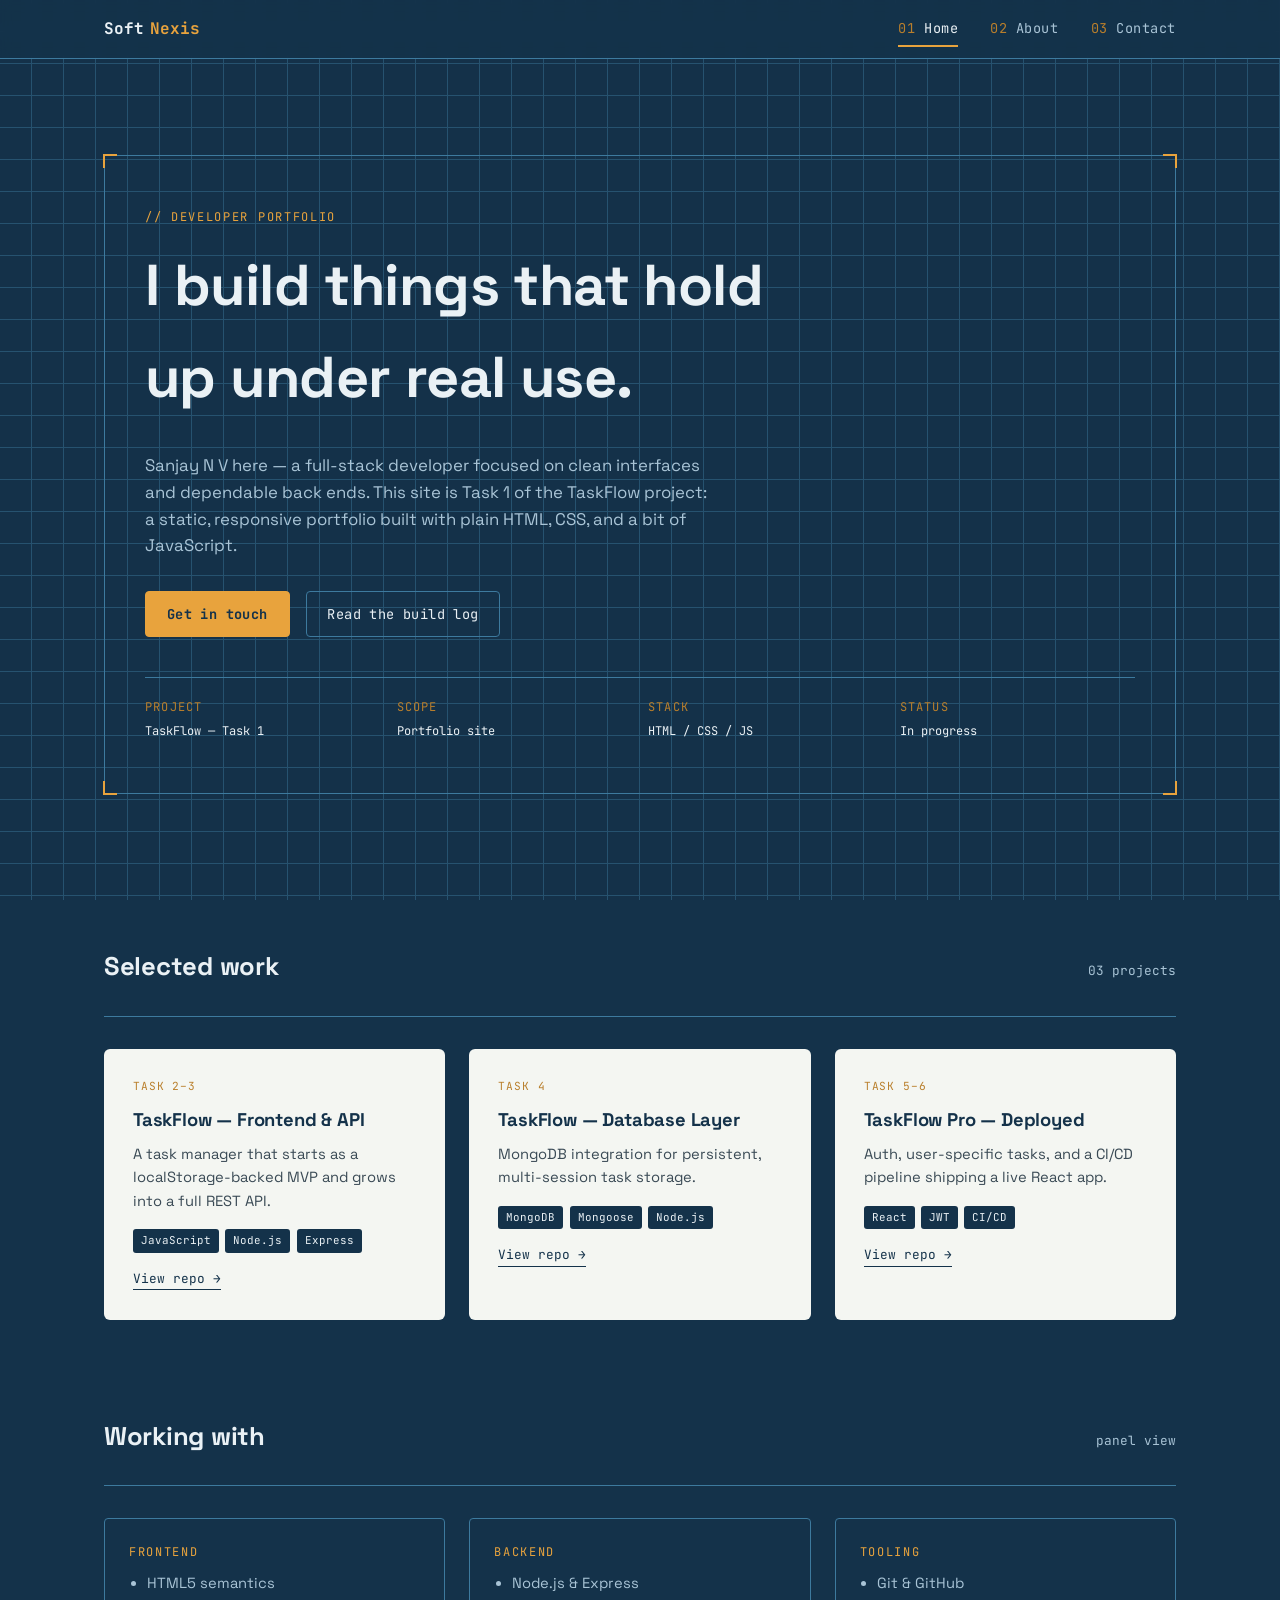
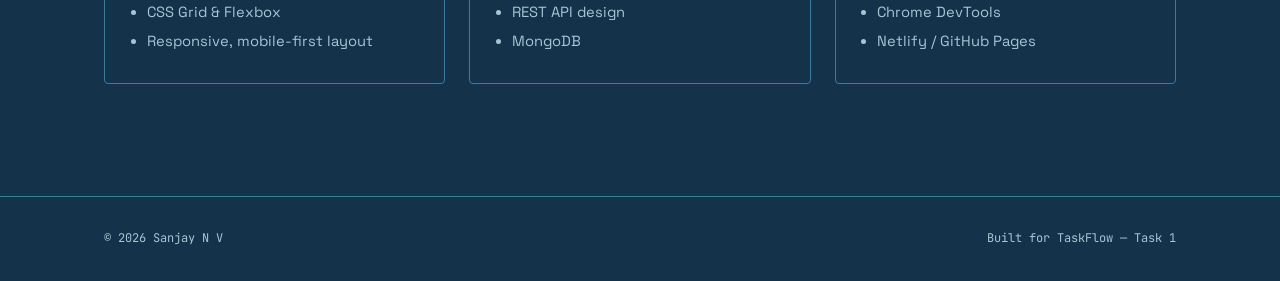
<file: index.html>
<!DOCTYPE html>
<html lang="en">
<head>
<meta charset="UTF-8">
<meta name="viewport" content="width=device-width, initial-scale=1.0">
<title>Sanjay N V — Developer Portfolio</title>
<meta name="description" content="Full-stack developer portfolio — home page.">
<link rel="preconnect" href="https://fonts.googleapis.com">
<link href="https://fonts.googleapis.com/css2?family=JetBrains+Mono:wght@400;700&family=Space+Grotesk:wght@400;500;700&display=swap" rel="stylesheet">
<link rel="stylesheet" href="styles/main.css">
</head>
<body>

<header class="site-header">
  <nav class="nav">
    <a href="index.html" class="logo">Soft<span class="logo-tag">Nexis</span></a>
    <ul class="nav-links" id="nav-links">
      <li><a href="index.html" data-index="01" aria-current="page">Home</a></li>
      <li><a href="about.html" data-index="02">About</a></li>
      <li><a href="contact.html" data-index="03">Contact</a></li>
    </ul>
    <button class="hamburger" id="hamburger" aria-label="Toggle navigation" aria-expanded="false" aria-controls="nav-links">
      <span></span><span></span><span></span>
    </button>
  </nav>
</header>

<main>
  <div class="title-block">
    <div class="frame">
      <span class="corner-mark tl"></span>
      <span class="corner-mark tr"></span>
      <span class="corner-mark bl"></span>
      <span class="corner-mark br"></span>

      <p class="eyebrow">// Developer Portfolio</p>
      <h1>I build things that hold up under real use.</h1>
      <p class="lede">Sanjay N V here — a full-stack developer focused on clean interfaces and dependable back ends. This site is Task 1 of the TaskFlow project: a static, responsive portfolio built with plain HTML, CSS, and a bit of JavaScript.</p>

      <div class="actions">
        <a href="contact.html" class="btn btn-primary">Get in touch</a>
        <a href="about.html" class="btn btn-ghost">Read the build log</a>
      </div>

      <dl class="stamp">
        <div>
          <dt>Project</dt>
          <dd>TaskFlow — Task 1</dd>
        </div>
        <div>
          <dt>Scope</dt>
          <dd>Portfolio site</dd>
        </div>
        <div>
          <dt>Stack</dt>
          <dd>HTML / CSS / JS</dd>
        </div>
        <div>
          <dt>Status</dt>
          <dd>In progress</dd>
        </div>
      </dl>
    </div>
  </div>

  <div class="container">
    <section id="projects">
      <div class="section-head">
        <h2>Selected work</h2>
        <span class="count">03 projects</span>
      </div>
      <div class="projects">
        <article class="project-card">
          <span class="tag">Task 2–3</span>
          <h3>TaskFlow — Frontend &amp; API</h3>
          <p>A task manager that starts as a localStorage-backed MVP and grows into a full REST API.</p>
          <div class="stack">
            <span>JavaScript</span><span>Node.js</span><span>Express</span>
          </div>
          <a href="#" class="card-link">View repo →</a>
        </article>

        <article class="project-card">
          <span class="tag">Task 4</span>
          <h3>TaskFlow — Database Layer</h3>
          <p>MongoDB integration for persistent, multi-session task storage.</p>
          <div class="stack">
            <span>MongoDB</span><span>Mongoose</span><span>Node.js</span>
          </div>
          <a href="#" class="card-link">View repo →</a>
        </article>

        <article class="project-card">
          <span class="tag">Task 5–6</span>
          <h3>TaskFlow Pro — Deployed</h3>
          <p>Auth, user-specific tasks, and a CI/CD pipeline shipping a live React app.</p>
          <div class="stack">
            <span>React</span><span>JWT</span><span>CI/CD</span>
          </div>
          <a href="#" class="card-link">View repo →</a>
        </article>
      </div>
    </section>

    <section id="skills">
      <div class="section-head">
        <h2>Working with</h2>
        <span class="count">panel view</span>
      </div>
      <div class="panel-grid">
        <div class="panel">
          <span class="eyebrow">Frontend</span>
          <ul>
            <li>HTML5 semantics</li>
            <li>CSS Grid &amp; Flexbox</li>
            <li>Responsive, mobile-first layout</li>
          </ul>
        </div>
        <div class="panel">
          <span class="eyebrow">Backend</span>
          <ul>
            <li>Node.js &amp; Express</li>
            <li>REST API design</li>
            <li>MongoDB</li>
          </ul>
        </div>
        <div class="panel">
          <span class="eyebrow">Tooling</span>
          <ul>
            <li>Git &amp; GitHub</li>
            <li>Chrome DevTools</li>
            <li>Netlify / GitHub Pages</li>
          </ul>
        </div>
      </div>
    </section>
  </div>
</main>

<footer class="site-footer">
  <div class="container">
    <span>© 2026 Sanjay N V</span>
    <span>Built for TaskFlow — Task 1</span>
  </div>
</footer>

<script src="scripts/nav.js"></script>
</body>
</html>
</file>
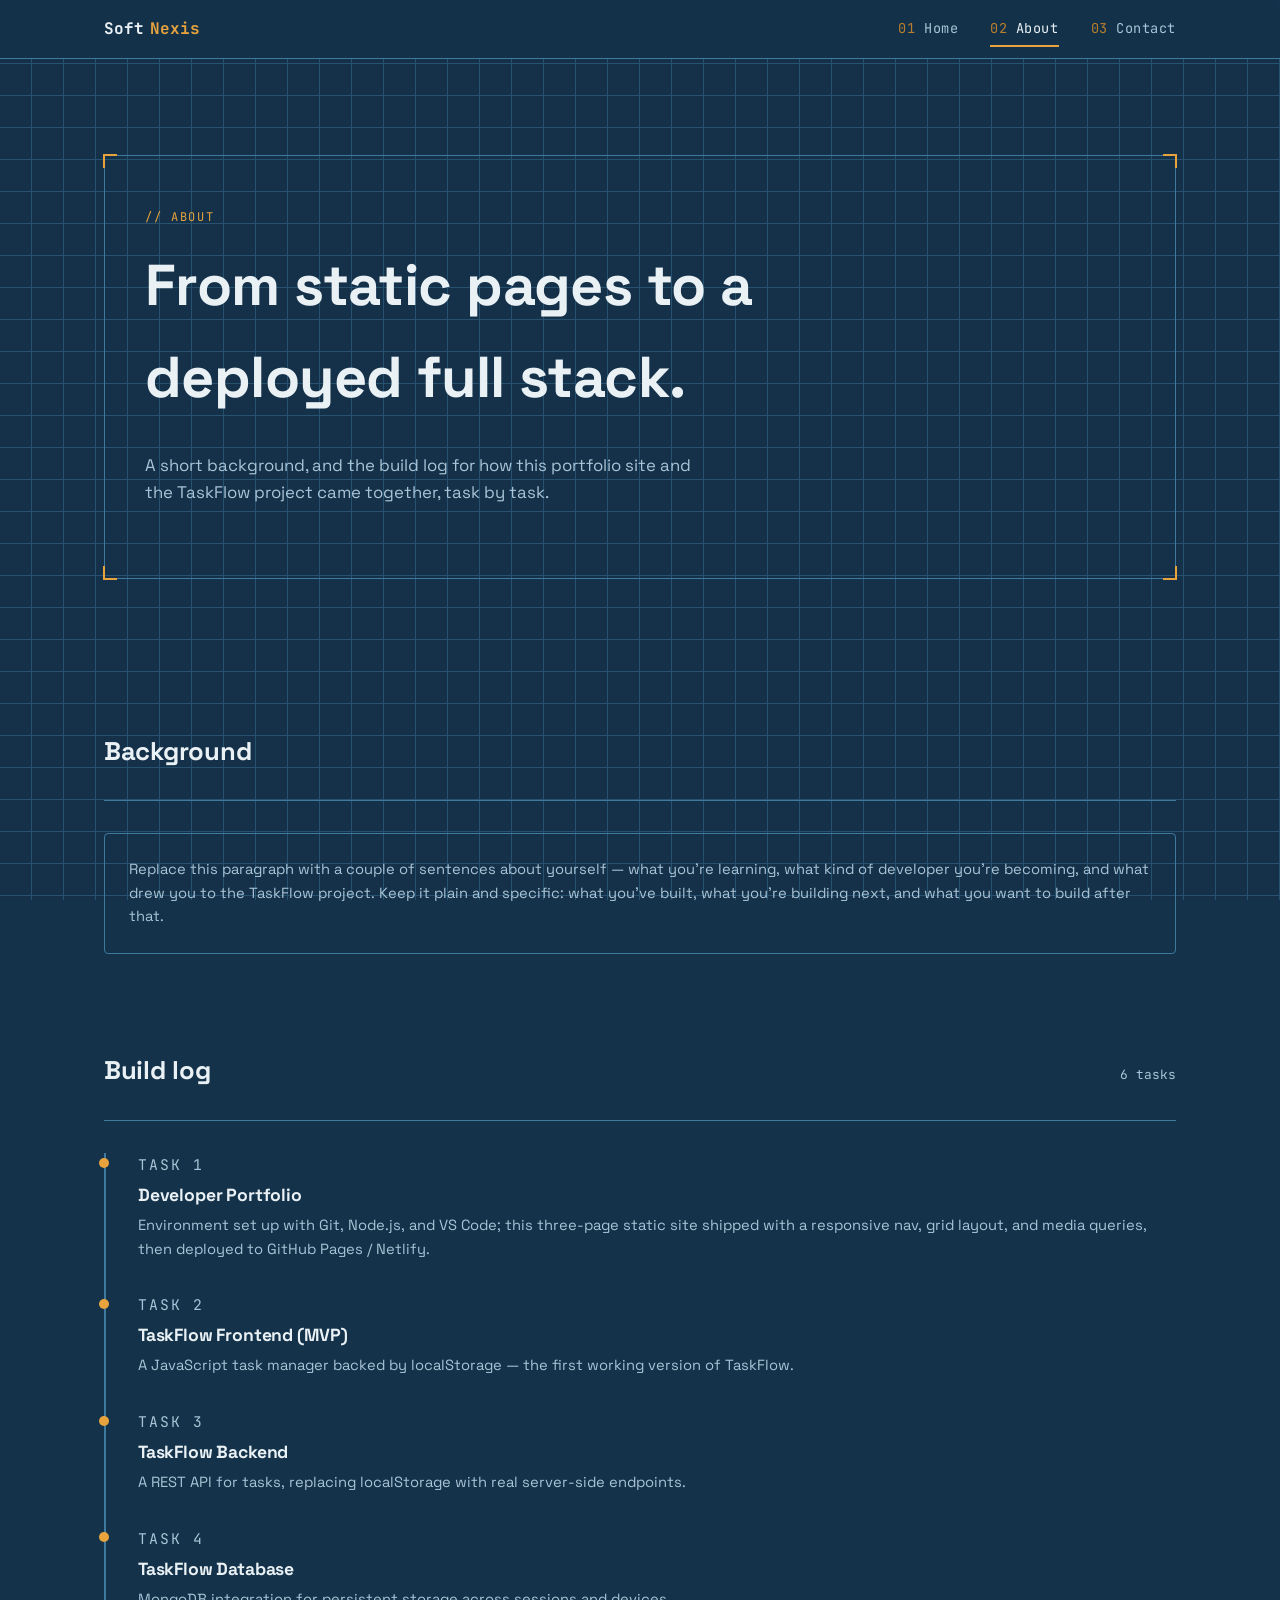
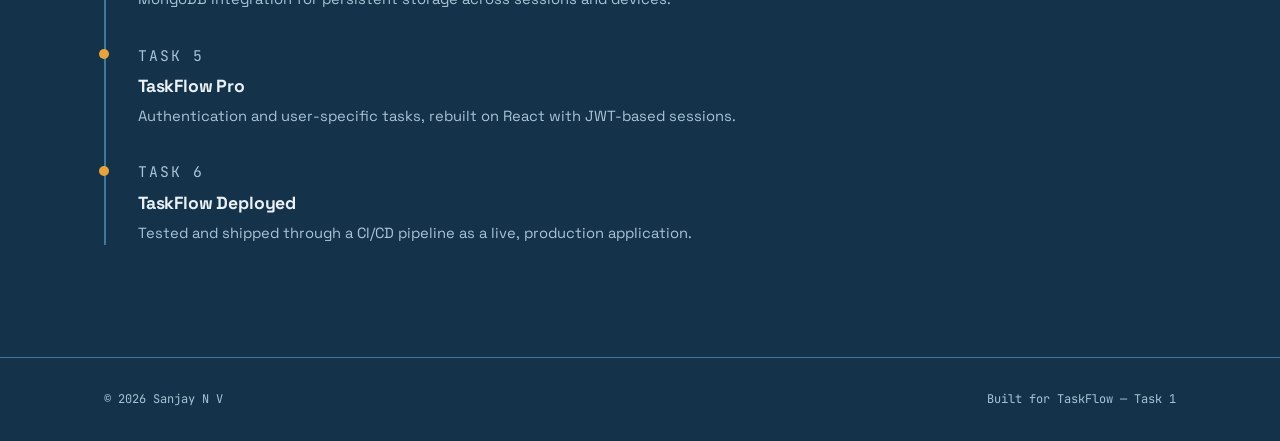
<file: about.html>
<!DOCTYPE html>
<html lang="en">
<head>
<meta charset="UTF-8">
<meta name="viewport" content="width=device-width, initial-scale=1.0">
<title>About — Sanjay N V</title>
<meta name="description" content="About page — background and build log.">
<link rel="preconnect" href="https://fonts.googleapis.com">
<link href="https://fonts.googleapis.com/css2?family=JetBrains+Mono:wght@400;700&family=Space+Grotesk:wght@400;500;700&display=swap" rel="stylesheet">
<link rel="stylesheet" href="styles/main.css">
</head>
<body>

<header class="site-header">
  <nav class="nav">
    <a href="index.html" class="logo">Soft<span class="logo-tag">Nexis</span></a>
    <ul class="nav-links" id="nav-links">
      <li><a href="index.html" data-index="01">Home</a></li>
      <li><a href="about.html" data-index="02" aria-current="page">About</a></li>
      <li><a href="contact.html" data-index="03">Contact</a></li>
    </ul>
    <button class="hamburger" id="hamburger" aria-label="Toggle navigation" aria-expanded="false" aria-controls="nav-links">
      <span></span><span></span><span></span>
    </button>
  </nav>
</header>

<main>
  <div class="title-block">
    <div class="frame">
      <span class="corner-mark tl"></span>
      <span class="corner-mark tr"></span>
      <span class="corner-mark bl"></span>
      <span class="corner-mark br"></span>

      <p class="eyebrow">// About</p>
      <h1>From static pages to a deployed full stack.</h1>
      <p class="lede">A short background, and the build log for how this portfolio site and the TaskFlow project came together, task by task.</p>
    </div>
  </div>

  <div class="container">
    <section id="bio">
      <div class="section-head">
        <h2>Background</h2>
      </div>
      <div class="panel-grid">
        <div class="panel" style="grid-column: 1 / -1;">
          <p>
            Replace this paragraph with a couple of sentences about yourself — what you're learning,
            what kind of developer you're becoming, and what drew you to the TaskFlow project. Keep it
            plain and specific: what you've built, what you're building next, and what you want to
            build after that.
          </p>
        </div>
      </div>
    </section>

    <section id="build-log">
      <div class="section-head">
        <h2>Build log</h2>
        <span class="count">6 tasks</span>
      </div>
      <div class="timeline">
        <div class="timeline-entry">
          <p class="eyebrow">Task 1</p>
          <h3>Developer Portfolio</h3>
          <p>Environment set up with Git, Node.js, and VS Code; this three-page static site shipped with a responsive nav, grid layout, and media queries, then deployed to GitHub Pages / Netlify.</p>
        </div>
        <div class="timeline-entry">
          <p class="eyebrow">Task 2</p>
          <h3>TaskFlow Frontend (MVP)</h3>
          <p>A JavaScript task manager backed by localStorage — the first working version of TaskFlow.</p>
        </div>
        <div class="timeline-entry">
          <p class="eyebrow">Task 3</p>
          <h3>TaskFlow Backend</h3>
          <p>A REST API for tasks, replacing localStorage with real server-side endpoints.</p>
        </div>
        <div class="timeline-entry">
          <p class="eyebrow">Task 4</p>
          <h3>TaskFlow Database</h3>
          <p>MongoDB integration for persistent storage across sessions and devices.</p>
        </div>
        <div class="timeline-entry">
          <p class="eyebrow">Task 5</p>
          <h3>TaskFlow Pro</h3>
          <p>Authentication and user-specific tasks, rebuilt on React with JWT-based sessions.</p>
        </div>
        <div class="timeline-entry">
          <p class="eyebrow">Task 6</p>
          <h3>TaskFlow Deployed</h3>
          <p>Tested and shipped through a CI/CD pipeline as a live, production application.</p>
        </div>
      </div>
    </section>
  </div>
</main>

<footer class="site-footer">
  <div class="container">
    <span>© 2026 Sanjay N V</span>
    <span>Built for TaskFlow — Task 1</span>
  </div>
</footer>

<script src="scripts/nav.js"></script>
</body>
</html>
</file>
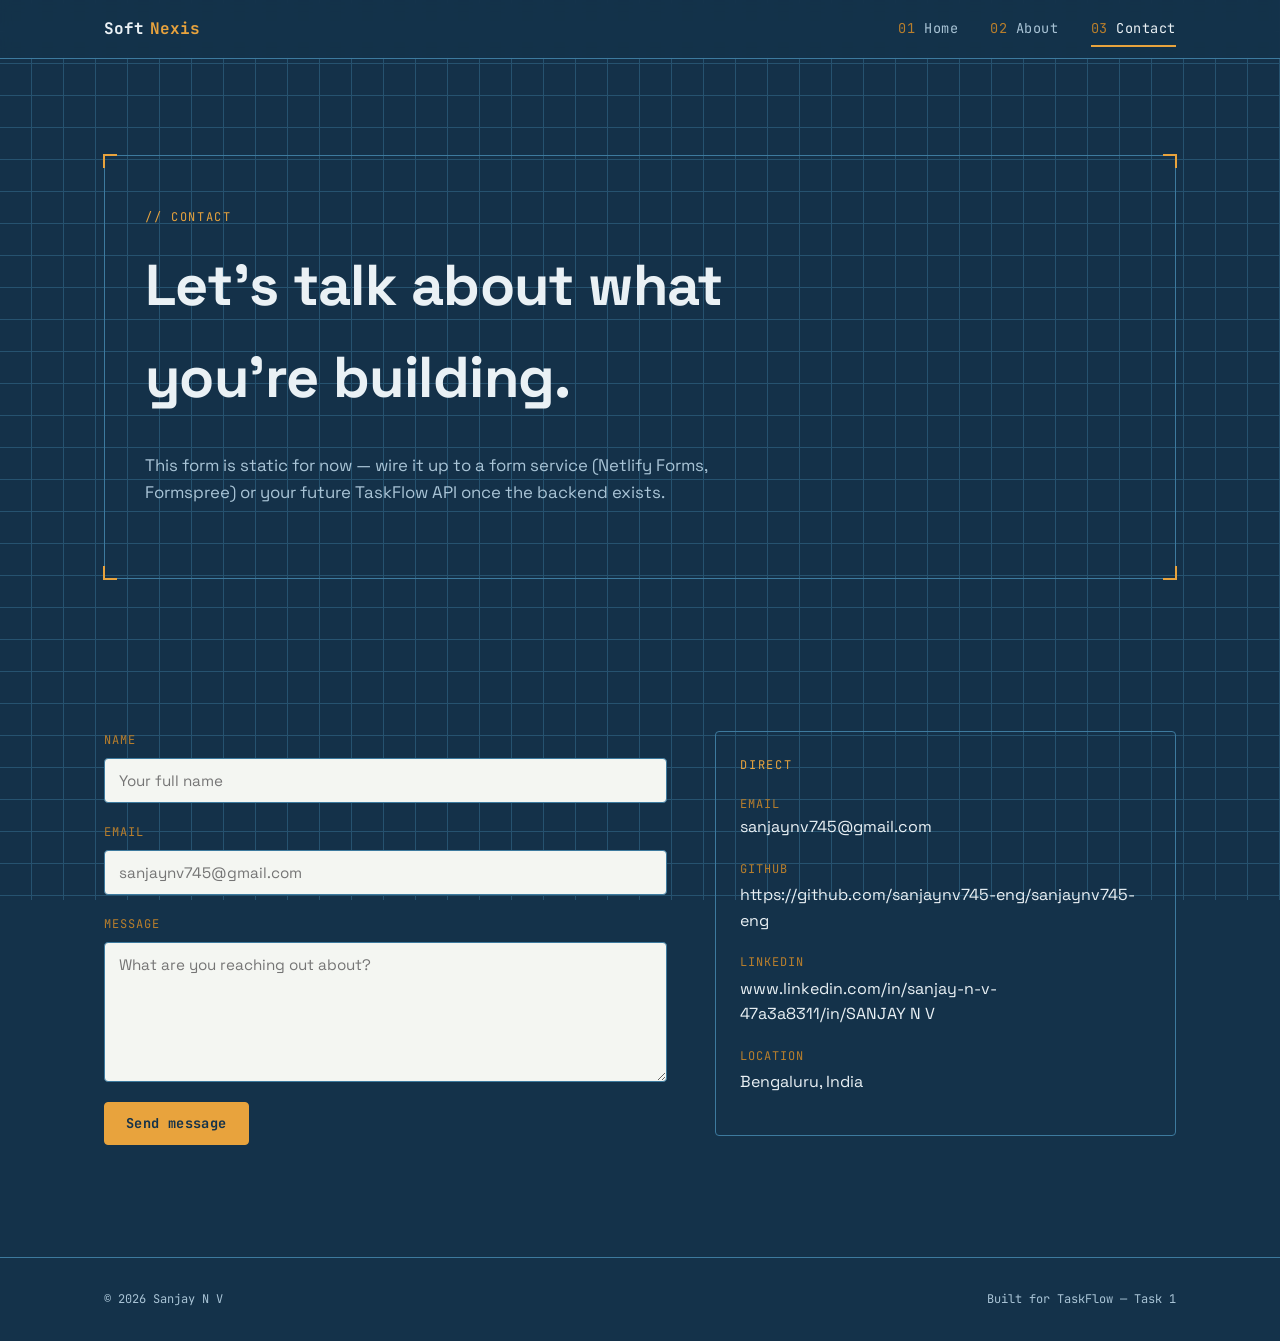
<file: contact.html>
<!DOCTYPE html>
<html lang="en">
<head>
<meta charset="UTF-8">
<meta name="viewport" content="width=device-width, initial-scale=1.0">
<title>Contact — Sanjay N V</title>
<meta name="description" content="Contact page.">
<link rel="preconnect" href="https://fonts.googleapis.com">
<link href="https://fonts.googleapis.com/css2?family=JetBrains+Mono:wght@400;700&family=Space+Grotesk:wght@400;500;700&display=swap" rel="stylesheet">
<link rel="stylesheet" href="styles/main.css">
</head>
<body>

<header class="site-header">
  <nav class="nav">
    <a href="index.html" class="logo">Soft<span class="logo-tag">Nexis</span></a>
    <ul class="nav-links" id="nav-links">
      <li><a href="index.html" data-index="01">Home</a></li>
      <li><a href="about.html" data-index="02">About</a></li>
      <li><a href="contact.html" data-index="03" aria-current="page">Contact</a></li>
    </ul>
    <button class="hamburger" id="hamburger" aria-label="Toggle navigation" aria-expanded="false" aria-controls="nav-links">
      <span></span><span></span><span></span>
    </button>
  </nav>
</header>

<main>
  <div class="title-block">
    <div class="frame">
      <span class="corner-mark tl"></span>
      <span class="corner-mark tr"></span>
      <span class="corner-mark bl"></span>
      <span class="corner-mark br"></span>

      <p class="eyebrow">// Contact</p>
      <h1>Let's talk about what you're building.</h1>
      <p class="lede">This form is static for now — wire it up to a form service (Netlify Forms, Formspree) or your future TaskFlow API once the backend exists.</p>
    </div>
  </div>

  <div class="container">
    <section id="contact">
      <div class="contact-grid">
        <form>
          <div class="field">
            <label for="name">Name</label>
            <input type="text" id="name" name="name" placeholder="Your full name" required>
          </div>
          <div class="field">
            <label for="email">Email</label>
            <input type="email" id="email" name="email" placeholder="sanjaynv745@gmail.com" required>
          </div>
          <div class="field">
            <label for="message">Message</label>
            <textarea id="message" name="message" rows="6" placeholder="What are you reaching out about?" required></textarea>
          </div>
          <button type="submit" class="btn btn-primary">Send message</button>
        </form>

        <div class="panel">
          <span class="eyebrow">Direct</span>
          <dl class="contact-info">
            <dt>Email</dt>
            <dd>sanjaynv745@gmail.com</dd>
            <dt>GitHub</dt>
            <dd>https://github.com/sanjaynv745-eng/sanjaynv745-eng</dd>
            <dt>LinkedIn</dt>
            <dd>www.linkedin.com/in/sanjay-n-v-47a3a8311/in/SANJAY N V</dd>
            <dt>Location</dt>
            <dd>Bengaluru, India</dd>
          </dl>
        </div>
      </div>
    </section>
  </div>
</main>

<footer class="site-footer">
  <div class="container">
    <span>© 2026 Sanjay N V</span>
    <span>Built for TaskFlow — Task 1</span>
  </div>
</footer>

<script src="scripts/nav.js"></script>
</body>
</html>
</file>
<file: styles/main.css>
/* ==========================================================================
   TaskFlow Portfolio — Blueprint Design System
   ========================================================================== */

:root {
  /* Color */
  --blue-deep:    #14324A;   /* page background */
  --blue-mid:     #1E4A6B;   /* panels */
  --blue-line:    #3D7A9E;   /* grid + rule lines */
  --paper:        #F4F6F2;   /* card / paper surfaces */
  --ink:          #EAF1F5;   /* primary text on blue */
  --ink-dim:      #A9C4D6;   /* secondary text on blue */
  --amber:        #E8A33D;   /* stamp / accent */
  --amber-dim:    #B97F2C;

  /* Type */
  --font-display: 'Space Grotesk', 'Segoe UI', sans-serif;
  --font-body:    'Space Grotesk', 'Segoe UI', sans-serif;
  --font-mono:    'JetBrains Mono', 'Courier New', monospace;

  /* Layout */
  --max-width: 1120px;
  --gutter: 1.5rem;
}

* { box-sizing: border-box; }

html { scroll-behavior: smooth; }

body {
  margin: 0;
  font-family: var(--font-body);
  background-color: var(--blue-deep);
  background-image:
    linear-gradient(var(--blue-line) 1px, transparent 1px),
    linear-gradient(90deg, var(--blue-line) 1px, transparent 1px);
  background-size: 32px 32px;
  background-attachment: fixed;
  background-position: -1px -1px;
  color: var(--ink);
  line-height: 1.6;
  -webkit-font-smoothing: antialiased;
}

/* subtle darkening so the grid doesn't fight with content */
body::before {
  content: "";
  position: fixed;
  inset: 0;
  background: rgba(20, 50, 74, 0.55);
  pointer-events: none;
  z-index: -1;
}

img { max-width: 100%; display: block; }
a { color: inherit; }

h1, h2, h3 {
  font-family: var(--font-display);
  font-weight: 700;
  letter-spacing: -0.01em;
  margin: 0 0 0.5em;
}

.eyebrow {
  font-family: var(--font-mono);
  font-size: 0.75rem;
  letter-spacing: 0.14em;
  text-transform: uppercase;
  color: var(--amber);
}

.container {
  max-width: var(--max-width);
  margin: 0 auto;
  padding: 0 var(--gutter);
}

/* ==========================================================================
   Nav
   ========================================================================== */

.site-header {
  position: sticky;
  top: 0;
  z-index: 50;
  background: rgba(20, 50, 74, 0.92);
  backdrop-filter: blur(6px);
  border-bottom: 1px solid var(--blue-line);
}

.nav {
  display: flex;
  align-items: center;
  justify-content: space-between;
  padding: 1rem var(--gutter);
  max-width: var(--max-width);
  margin: 0 auto;
}

.logo {
  font-family: var(--font-mono);
  font-size: 1rem;
  font-weight: 700;
  color: var(--ink);
  text-decoration: none;
  display: flex;
  align-items: baseline;
  gap: 0.4rem;
}

.logo .logo-tag {
  color: var(--amber);
}

.nav-links {
  list-style: none;
  display: flex;
  gap: 2rem;
  margin: 0;
  padding: 0;
  font-family: var(--font-mono);
  font-size: 0.85rem;
  letter-spacing: 0.04em;
}

.nav-links a {
  text-decoration: none;
  color: var(--ink-dim);
  position: relative;
  padding: 0.25rem 0;
  transition: color 0.2s ease;
}

.nav-links a::before {
  content: attr(data-index) " ";
  color: var(--amber-dim);
}

.nav-links a:hover,
.nav-links a[aria-current="page"] {
  color: var(--ink);
}

.nav-links a[aria-current="page"]::after {
  content: "";
  position: absolute;
  left: 0;
  right: 0;
  bottom: -6px;
  height: 2px;
  background: var(--amber);
}

.hamburger {
  display: none;
  flex-direction: column;
  gap: 4px;
  background: none;
  border: 1px solid var(--blue-line);
  border-radius: 4px;
  padding: 8px 10px;
  cursor: pointer;
}

.hamburger span {
  width: 18px;
  height: 2px;
  background: var(--ink);
  display: block;
}

/* ==========================================================================
   Buttons
   ========================================================================== */

.btn {
  display: inline-flex;
  align-items: center;
  gap: 0.5rem;
  font-family: var(--font-mono);
  font-size: 0.85rem;
  letter-spacing: 0.03em;
  text-decoration: none;
  padding: 0.7rem 1.3rem;
  border-radius: 4px;
  border: 1px solid var(--amber);
  transition: transform 0.15s ease, background 0.15s ease, color 0.15s ease;
}

.btn-primary {
  background: var(--amber);
  color: var(--blue-deep);
  font-weight: 700;
}

.btn-primary:hover {
  transform: translateY(-2px);
  background: #f2b45c;
}

.btn-ghost {
  color: var(--ink);
  border-color: var(--blue-line);
}

.btn-ghost:hover {
  border-color: var(--amber);
  color: var(--amber);
  transform: translateY(-2px);
}

/* ==========================================================================
   Hero / Title block (the "signature" element)
   ========================================================================== */

.title-block {
  position: relative;
  margin: 3rem auto 4rem;
  padding: 3rem var(--gutter) 2.5rem;
  max-width: var(--max-width);
}

.title-block .frame {
  border: 1px solid var(--blue-line);
  padding: 2.5rem;
  position: relative;
}

.title-block .frame::before,
.title-block .frame::after,
.corner-mark {
  content: "";
}

.corner-mark {
  position: absolute;
  width: 14px;
  height: 14px;
  border: 2px solid var(--amber);
}
.corner-mark.tl { top: -2px; left: -2px; border-right: none; border-bottom: none; }
.corner-mark.tr { top: -2px; right: -2px; border-left: none; border-bottom: none; }
.corner-mark.bl { bottom: -2px; left: -2px; border-right: none; border-top: none; }
.corner-mark.br { bottom: -2px; right: -2px; border-left: none; border-top: none; }

.title-block h1 {
  font-size: clamp(2.2rem, 5vw, 3.6rem);
  max-width: 18ch;
}

.title-block .lede {
  color: var(--ink-dim);
  max-width: 52ch;
  font-size: 1.05rem;
  margin-bottom: 2rem;
}

.title-block .actions {
  display: flex;
  gap: 1rem;
  flex-wrap: wrap;
  margin-bottom: 2.5rem;
}

/* stamp box, like the title block in the corner of a real blueprint */
.stamp {
  border-top: 1px solid var(--blue-line);
  padding-top: 1.25rem;
  display: grid;
  grid-template-columns: repeat(4, 1fr);
  gap: 1rem;
  font-family: var(--font-mono);
  font-size: 0.75rem;
  color: var(--ink-dim);
}

.stamp dt {
  text-transform: uppercase;
  letter-spacing: 0.1em;
  color: var(--amber-dim);
  margin-bottom: 0.25rem;
}

.stamp dd {
  margin: 0;
  color: var(--ink);
}

/* ==========================================================================
   Section scaffolding
   ========================================================================== */

section {
  padding: 3rem 0;
}

.section-head {
  margin-bottom: 2rem;
  display: flex;
  align-items: baseline;
  justify-content: space-between;
  gap: 1rem;
  border-bottom: 1px solid var(--blue-line);
  padding-bottom: 1rem;
}

.section-head h2 {
  font-size: 1.6rem;
}

.section-head .count {
  font-family: var(--font-mono);
  font-size: 0.8rem;
  color: var(--ink-dim);
}

/* ==========================================================================
   Responsive project grid
   ========================================================================== */

.projects {
  display: grid;
  grid-template-columns: repeat(auto-fit, minmax(300px, 1fr));
  gap: 1.5rem;
}

.project-card {
  background: var(--paper);
  color: var(--blue-deep);
  border-radius: 6px;
  padding: 1.75rem;
  position: relative;
  overflow: hidden;
  transition: transform 0.2s ease, box-shadow 0.2s ease;
  border: 1px solid transparent;
}

.project-card:hover {
  transform: translateY(-4px);
  box-shadow: 0 12px 24px rgba(0,0,0,0.25);
  border-color: var(--amber);
}

.project-card .tag {
  font-family: var(--font-mono);
  font-size: 0.7rem;
  text-transform: uppercase;
  letter-spacing: 0.08em;
  color: var(--amber-dim);
  display: block;
  margin-bottom: 0.6rem;
}

.project-card h3 {
  font-size: 1.15rem;
  margin-bottom: 0.5rem;
}

.project-card p {
  font-size: 0.92rem;
  color: #3a4a55;
  margin: 0 0 1rem;
}

.project-card .stack {
  display: flex;
  flex-wrap: wrap;
  gap: 0.4rem;
  font-family: var(--font-mono);
  font-size: 0.68rem;
}

.project-card .stack span {
  background: var(--blue-deep);
  color: var(--ink);
  padding: 0.2rem 0.5rem;
  border-radius: 3px;
}

.project-card .card-link {
  display: inline-block;
  margin-top: 1rem;
  font-family: var(--font-mono);
  font-size: 0.8rem;
  text-decoration: none;
  color: var(--blue-deep);
  border-bottom: 1px solid var(--blue-deep);
}

.project-card .card-link:hover { color: var(--amber-dim); border-color: var(--amber-dim); }

/* ==========================================================================
   Skill / info panels
   ========================================================================== */

.panel-grid {
  display: grid;
  grid-template-columns: repeat(auto-fit, minmax(220px, 1fr));
  gap: 1.5rem;
}

.panel {
  border: 1px solid var(--blue-line);
  padding: 1.5rem;
  border-radius: 4px;
}

.panel .eyebrow { display: block; margin-bottom: 0.6rem; }

.panel p, .panel ul {
  color: var(--ink-dim);
  font-size: 0.92rem;
  margin: 0;
}

.panel ul { padding-left: 1.1rem; }
.panel li { margin-bottom: 0.35rem; }

/* ==========================================================================
   Timeline (About page)
   ========================================================================== */

.timeline {
  border-left: 2px solid var(--blue-line);
  padding-left: 2rem;
  display: flex;
  flex-direction: column;
  gap: 2rem;
}

.timeline-entry {
  position: relative;
}

.timeline-entry::before {
  content: "";
  position: absolute;
  left: -2.42rem;
  top: 0.35rem;
  width: 10px;
  height: 10px;
  background: var(--amber);
  border-radius: 50%;
}

.timeline-entry .eyebrow { margin-bottom: 0.3rem; }
.timeline-entry h3 { font-size: 1.1rem; margin-bottom: 0.3rem; }
.timeline-entry p { color: var(--ink-dim); margin: 0; font-size: 0.92rem; }

/* ==========================================================================
   Contact page
   ========================================================================== */

.contact-grid {
  display: grid;
  grid-template-columns: 1.1fr 0.9fr;
  gap: 3rem;
  align-items: start;
}

.field {
  margin-bottom: 1.25rem;
  display: flex;
  flex-direction: column;
  gap: 0.5rem;
}

.field label {
  font-family: var(--font-mono);
  font-size: 0.75rem;
  text-transform: uppercase;
  letter-spacing: 0.08em;
  color: var(--amber-dim);
}

.field input,
.field textarea {
  background: var(--paper);
  border: 1px solid var(--blue-line);
  border-radius: 4px;
  padding: 0.75rem 0.9rem;
  font-family: var(--font-body);
  font-size: 0.95rem;
  color: var(--blue-deep);
}

.field input:focus,
.field textarea:focus {
  outline: 2px solid var(--amber);
  outline-offset: 1px;
}

.contact-info dt {
  font-family: var(--font-mono);
  font-size: 0.75rem;
  text-transform: uppercase;
  letter-spacing: 0.08em;
  color: var(--amber-dim);
  margin-top: 1.25rem;
}

.contact-info dd {
  margin: 0.2rem 0 0;
  color: var(--ink);
}

.contact-info dd:first-of-type { margin-top: 0; }

/* ==========================================================================
   Footer
   ========================================================================== */

.site-footer {
  border-top: 1px solid var(--blue-line);
  margin-top: 4rem;
  padding: 2rem var(--gutter);
}

.site-footer .container {
  display: flex;
  justify-content: space-between;
  align-items: center;
  flex-wrap: wrap;
  gap: 1rem;
  font-family: var(--font-mono);
  font-size: 0.75rem;
  color: var(--ink-dim);
}

/* ==========================================================================
   Responsive — Mobile (<=768px)
   ========================================================================== */

@media (max-width: 768px) {
  .hamburger { display: flex; }

  .nav-links {
    position: absolute;
    top: 100%;
    left: 0;
    right: 0;
    flex-direction: column;
    background: var(--blue-mid);
    border-bottom: 1px solid var(--blue-line);
    padding: 1rem var(--gutter) 1.5rem;
    gap: 1rem;
    display: none;
  }

  .nav-links.open { display: flex; }

  .title-block .frame { padding: 1.75rem 1.25rem; }

  .stamp {
    grid-template-columns: repeat(2, 1fr);
  }

  .contact-grid {
    grid-template-columns: 1fr;
  }

  .projects,
  .panel-grid {
    grid-template-columns: 1fr;
  }
}

@media (prefers-reduced-motion: reduce) {
  * { transition: none !important; scroll-behavior: auto !important; }
}
</file>
